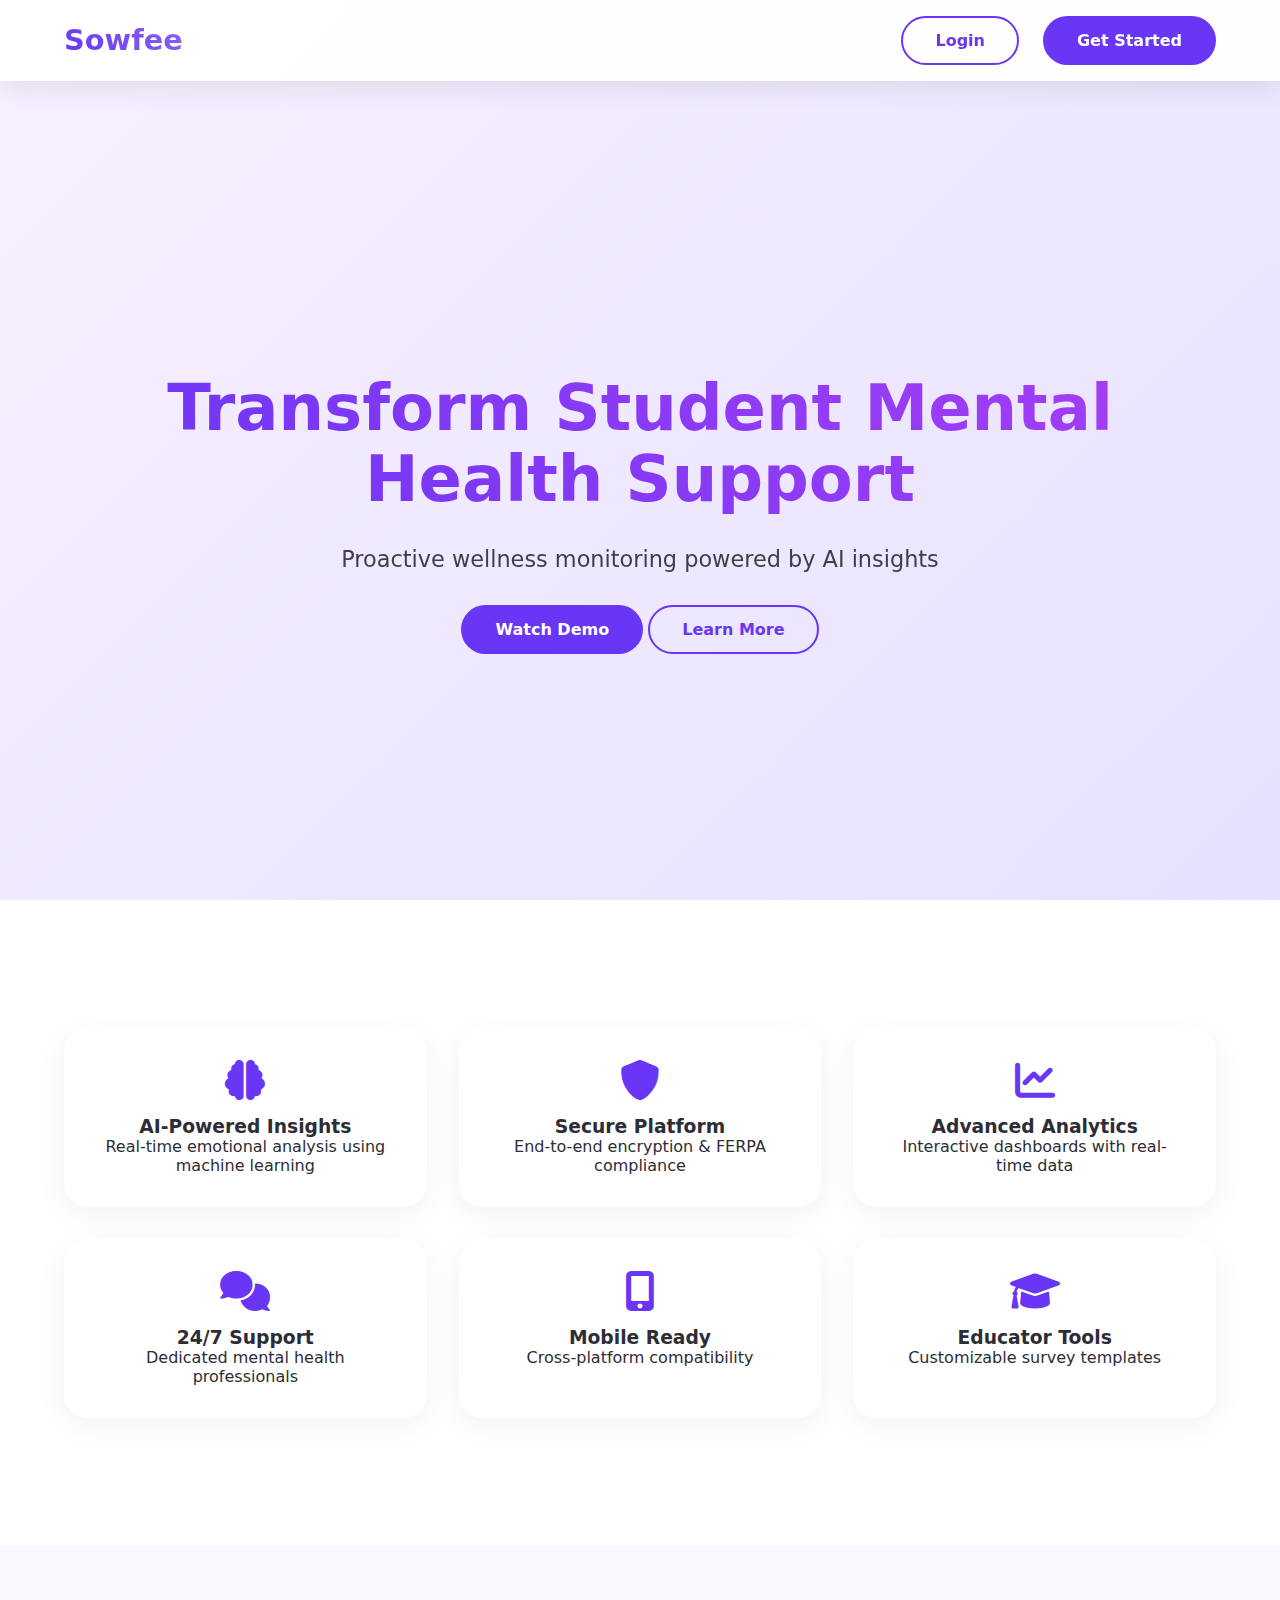
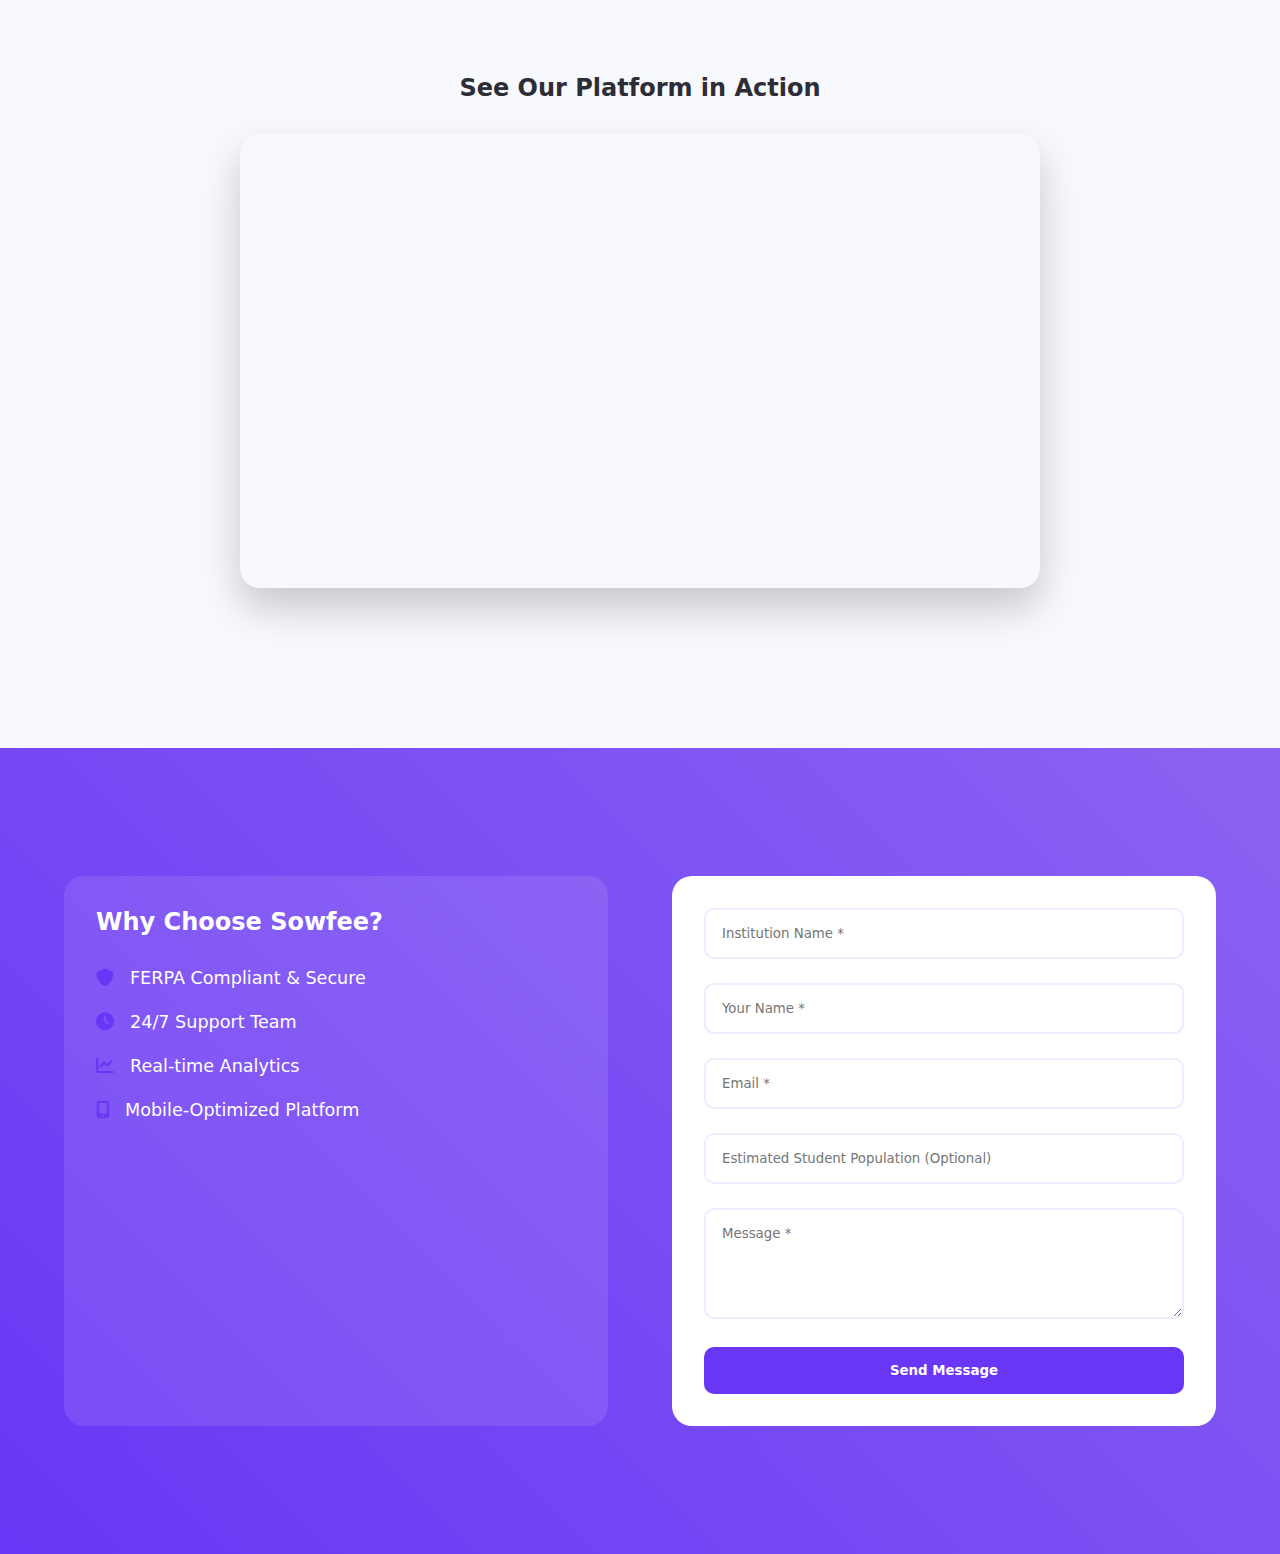
<file: index.html>
<!DOCTYPE html>
<html lang="en">
<head>
    <meta charset="UTF-8">
    <meta name="viewport" content="width=device-width, initial-scale=1.0">
    <title>Sowfee Health - Mental Wellness Platform</title>
    <link rel="stylesheet" href="https://cdnjs.cloudflare.com/ajax/libs/font-awesome/6.0.0/css/all.min.css">
    <style>
        :root {
            --primary: #6936f5;
            --secondary: #f8f9fe;
            --accent: #ff6b6b;
            --text: #2d2d35;
            --glass: rgba(255, 255, 255, 0.95);
        }

        * {
            margin: 0;
            padding: 0;
            box-sizing: border-box;
            font-family: 'Inter', system-ui, -apple-system, sans-serif;
        }

        body {
            background: var(--secondary);
            color: var(--text);
            overflow-x: hidden;
        }

        /* Header */
        header {
            position: fixed;
            width: 100%;
            padding: 1rem 5%;
            background: var(--glass);
            backdrop-filter: blur(12px);
            z-index: 1000;
            display: flex;
            justify-content: space-between;
            align-items: center;
            box-shadow: 0 4px 30px rgba(0, 0, 0, 0.1);
        }

        .logo {
            font-size: 1.8rem;
            font-weight: 800;
            background: linear-gradient(45deg, var(--primary), #8a63f2);
            -webkit-background-clip: text;
            background-clip: text;
            color: transparent;
        }

        .nav-auth {
            display: flex;
            gap: 1.5rem;
            align-items: center;
        }

        .cta-button {
            background: var(--primary);
            color: white;
            padding: 0.8rem 2rem;
            border-radius: 2rem;
            text-decoration: none;
            font-weight: 600;
            transition: transform 0.3s, box-shadow 0.3s;
            border: 2px solid transparent;
        }

        .cta-button.outline {
            background: transparent;
            color: var(--primary);
            border-color: var(--primary);
        }

        /* Hero Section */
        .hero {
            padding: 15rem 5% 8rem;
            min-height: 100vh;
            display: flex;
            align-items: center;
            background: linear-gradient(135deg, #f8f0ff 0%, #e6e1ff 100%);
            position: relative;
            overflow: hidden;
        }

        .hero-content {
            max-width: 1200px;
            margin: 0 auto;
            text-align: center;
        }

        .hero h1 {
            font-size: 4rem;
            line-height: 1.1;
            margin-bottom: 2rem;
            background: linear-gradient(45deg, #6936f5, #a83ef5);
            -webkit-background-clip: text;
            background-clip: text;
            color: transparent;
            animation: slideUp 1s ease;
        }

        .hero p {
            font-size: 1.4rem;
            margin-bottom: 3rem;
            color: var(--text);
            opacity: 0.9;
        }

        /* Features Section */
        .features {
            padding: 8rem 5%;
            background: white;
        }

        .features-grid {
            display: grid;
            grid-template-columns: repeat(auto-fit, minmax(300px, 1fr));
            gap: 2rem;
            max-width: 1200px;
            margin: 0 auto;
        }

        .feature-card {
            padding: 2rem;
            background: white;
            border-radius: 1.5rem;
            box-shadow: 0 8px 32px rgba(0, 0, 0, 0.05);
            transition: transform 0.3s;
            text-align: center;
        }

        .feature-card:hover {
            transform: translateY(-10px);
        }

        .feature-icon {
            font-size: 2.5rem;
            color: var(--primary);
            margin-bottom: 1rem;
        }

        /* Demo Section */
        #demo {
            padding: 8rem 5%;
            text-align: center;
            background: var(--secondary);
        }

        .video-container {
            width: 100%;
            max-width: 800px;
            margin: 2rem auto;
            border-radius: 20px;
            overflow: hidden;
            box-shadow: 0 20px 40px rgba(0,0,0,0.2);
        }

        /* Contact Section */
        .contact-section {
            padding: 8rem 5%;
            background: linear-gradient(45deg, var(--primary), #8a63f2);
            color: white;
        }

        .contact-grid {
            display: grid;
            grid-template-columns: 1fr 1fr;
            gap: 4rem;
            max-width: 1200px;
            margin: 0 auto;
        }

        .contact-info {
            padding: 2rem;
            background: rgba(255,255,255,0.1);
            border-radius: 20px;
        }

        .benefits-list {
            list-style: none;
            margin-top: 2rem;
        }

        .benefits-list li {
            display: flex;
            align-items: center;
            gap: 1rem;
            margin-bottom: 1.5rem;
            font-size: 1.1rem;
        }

        .contact-form {
            background: white;
            padding: 2rem;
            border-radius: 20px;
            color: var(--text);
        }

        .form-group {
            margin-bottom: 1.5rem;
        }

        input, textarea {
            width: 100%;
            padding: 1rem;
            border: 2px solid rgba(105, 54, 245, 0.1);
            border-radius: 10px;
            background: white;
            color: var(--text);
        }

        button[type="submit"] {
            background: var(--primary);
            color: white;
            padding: 1rem 2rem;
            border: none;
            border-radius: 10px;
            cursor: pointer;
            width: 100%;
            font-weight: 600;
            transition: all 0.3s ease;
        }

        /* Animations */
        @keyframes slideUp {
            from {
                transform: translateY(50px);
                opacity: 0;
            }
            to {
                transform: translateY(0);
                opacity: 1;
            }
        }

        /* Mobile Responsive */
        @media (max-width: 768px) {
            header {
                padding: 1rem;
            }
            
            .nav-auth {
                gap: 0.8rem;
            }
            
            .cta-button {
                padding: 0.6rem 1.2rem;
                font-size: 0.9rem;
            }
            
            .hero h1 {
                font-size: 2.5rem;
            }
            
            .contact-grid {
                grid-template-columns: 1fr;
            }
            
            .features-grid {
                grid-template-columns: 1fr;
            }
        }
    </style>
</head>
<body>
    <header>
        <div class="logo">Sowfee</div>
        <nav class="nav-auth">
            <a href="#login" class="cta-button outline">Login</a>
            <a href="#signup" class="cta-button">Get Started</a>
        </nav>
    </header>

    <section class="hero">
        <div class="hero-content">
            <h1>Transform Student Mental Health Support</h1>
            <p class="subheading">Proactive wellness monitoring powered by AI insights</p>
            <div class="cta-group">
                <a href="#demo" class="cta-button">Watch Demo</a>
                <a href="#contact" class="cta-button outline">Learn More</a>
            </div>
        </div>
    </section>

    <section class="features">
        <div class="features-grid">
            <div class="feature-card">
                <i class="fas fa-brain feature-icon"></i>
                <h3>AI-Powered Insights</h3>
                <p>Real-time emotional analysis using machine learning</p>
            </div>
            <div class="feature-card">
                <i class="fas fa-shield-alt feature-icon"></i>
                <h3>Secure Platform</h3>
                <p>End-to-end encryption & FERPA compliance</p>
            </div>
            <div class="feature-card">
                <i class="fas fa-chart-line feature-icon"></i>
                <h3>Advanced Analytics</h3>
                <p>Interactive dashboards with real-time data</p>
            </div>
            <div class="feature-card">
                <i class="fas fa-comments feature-icon"></i>
                <h3>24/7 Support</h3>
                <p>Dedicated mental health professionals</p>
            </div>
            <div class="feature-card">
                <i class="fas fa-mobile-alt feature-icon"></i>
                <h3>Mobile Ready</h3>
                <p>Cross-platform compatibility</p>
            </div>
            <div class="feature-card">
                <i class="fas fa-graduation-cap feature-icon"></i>
                <h3>Educator Tools</h3>
                <p>Customizable survey templates</p>
            </div>
        </div>
    </section>

    <section id="demo">
        <h2>See Our Platform in Action</h2>
        <div class="video-container">
            <iframe width="100%" height="450" src="https://www.youtube.com/embed/your-video-id" 
                    frameborder="0" allow="accelerometer; autoplay; clipboard-write; encrypted-media; gyroscope; picture-in-picture" 
                    allowfullscreen></iframe>
        </div>
    </section>

    <section class="contact-section">
        <div class="contact-grid">
            <div class="contact-info">
                <h2>Why Choose Sowfee?</h2>
                <ul class="benefits-list">
                    <li>
                        <i class="fas fa-shield-alt" style="color: var(--primary);"></i>
                        <span>FERPA Compliant & Secure</span>
                    </li>
                    <li>
                        <i class="fas fa-clock" style="color: var(--primary);"></i>
                        <span>24/7 Support Team</span>
                    </li>
                    <li>
                        <i class="fas fa-chart-line" style="color: var(--primary);"></i>
                        <span>Real-time Analytics</span>
                    </li>
                    <li>
                        <i class="fas fa-mobile-alt" style="color: var(--primary);"></i>
                        <span>Mobile-Optimized Platform</span>
                    </li>
                </ul>
            </div>
            <form class="contact-form">
                <div class="form-group">
                    <input type="text" placeholder="Institution Name *" required>
                </div>
                <div class="form-group">
                    <input type="text" placeholder="Your Name *" required>
                </div>
                <div class="form-group">
                    <input type="email" placeholder="Email *" required>
                </div>
                <div class="form-group">
                    <input type="number" placeholder="Estimated Student Population (Optional)">
                </div>
                <div class="form-group">
                    <textarea rows="5" placeholder="Message *" required></textarea>
                </div>
                <button type="submit">Send Message</button>
            </form>
        </div>
    </section>

    <script>
        // Smooth Scroll to Demo
        document.querySelectorAll('a[href="#demo"]').forEach(anchor => {
            anchor.addEventListener('click', function(e) {
                e.preventDefault();
                const demoSection = document.querySelector('#demo');
                const headerOffset = 100;
                const elementPosition = demoSection.getBoundingClientRect().top;
                const offsetPosition = elementPosition + window.pageYOffset - headerOffset;

                window.scrollTo({
                    top: offsetPosition,
                    behavior: 'smooth'
                });
            });
        });

        // Form Handling
        const form = document.querySelector('.contact-form');
        form.addEventListener('submit', (e) => {
            e.preventDefault();
            alert('Thank you for your message! We will respond within 24 hours.');
            form.reset();
        });
    </script>
</body>
</html>
</file>
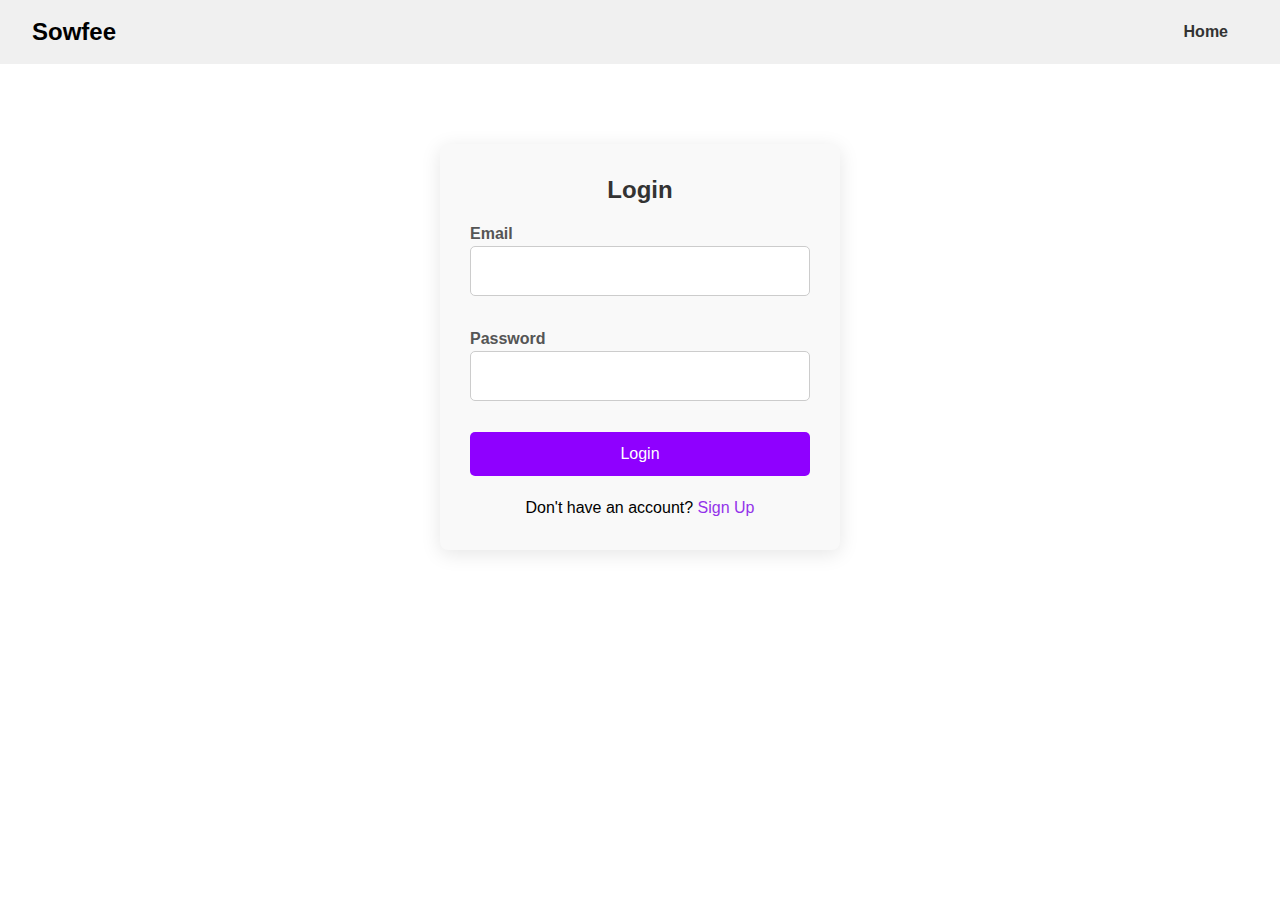
<file: auth.html>
<!DOCTYPE html>
<html lang="en">
<head>
    <meta charset="UTF-8">
    <meta name="viewport" content="width=device-width, initial-scale=1.0">
    <title>Sowfee - Login / Sign Up</title>
    <link href="styles.css" rel="stylesheet">
    <style>
        body {
            background-color: #ffffff;
            font-family: 'Arial', sans-serif;
            scroll-behavior: smooth;
            margin: 0;
        }
        .header-container {
            display: flex;
            justify-content: space-between;
            align-items: center;
            padding: 1rem 2rem;
            background-color: #f0f0f0;
            position: fixed;
            width: 100%;
            z-index: 10;
        }
        nav {
            display: flex;
            justify-content: center;
        }
        nav a {
            margin: 0 20px;
            color: #333;
            text-decoration: none;
            font-weight: bold;
        }
        .auth-button {
            background-color: #8F00FF;
            color: white;
            padding: 10px 15px;
            border: none;
            border-radius: 5px;
            cursor: pointer;
            transition: background-color 0.3s;
        }
        .auth-button:hover {
            background-color: #7000CC;
        }
        .form-container {
            max-width: 400px;
            margin: 1rem auto;
            padding: 30px;
            background-color: #f9f9f9;
            border-radius: 8px;
            box-shadow: 0 4px 20px rgba(0, 0, 0, 0.1);
            margin-top: 100px;
        }
        h2 {
            text-align: center;
            color: #333;
            margin-bottom: 20px;
        }
        label {
            font-weight: bold;
            color: #555;
        }
        input, select {
            padding: 12px;
            border: 1px solid #ccc;
            border-radius: 5px;
            width: 100%;
            margin-bottom: 15px;
            transition: border-color 0.3s;
        }
        input:focus, select:focus {
            border-color: #8F00FF;
            outline: none;
        }
        .footer-text {
            text-align: center;
            margin-top: 20px;
        }
        .tab {
            display: none;
        }
        .tab.active {
            display: block;
        }
        .tab-links {
            text-align: center;
            margin-bottom: 20px;
        }
        .tab-link {
            margin: 0 10px;
            padding: 10px 15px;
            background-color: #8F00FF;
            color: white;
            border: none;
            border-radius: 5px;
            cursor: pointer;
            transition: background-color 0.3s;
        }
        .tab-link:hover {
            background-color: #7000CC;
        }
        .small-note {
            font-size: 0.9rem;
            color: #777;
            margin-left: 5px;
        }
    </style>
</head>
<body>

    <header class="header-container">
        <h1 class="text-2xl font-bold">Sowfee</h1>
        <nav>
            <a href="index.html">Home</a>
        </nav>
    </header>

    <div class="tab-links">
        <button class="tab-link" onclick="showTab('login')">Login</button>
        <button class="tab-link" onclick="showTab('signup')">Sign Up</button>
    </div>

    <div class="form-container">
        <!-- Login Form -->
        <div id="login" class="tab active">
            <h2 class="text-2xl font-bold mb-4">Login</h2>
            <form>
                <div class="mb-4">
                    <label for="login-email" class="block">Email</label>
                    <input type="email" id="login-email" required>
                </div>
                <div class="mb-4">
                    <label for="login-password" class="block">Password</label>
                    <input type="password" id="login-password" required>
                </div>
                <button type="submit" class="auth-button w-full">Login</button>
                <p class="footer-text">Don't have an account? <a href="#" class="text-purple-600" onclick="showTab('signup')">Sign Up</a></p>
            </form>
        </div>

        <!-- Sign Up Form -->
        <div id="signup" class="tab">
            <h2 class="text-2xl font-bold mb-4">Sign Up</h2>
            <form>
                <div class="mb-4">
                    <label for="signup-name" class="block">Name</label>
                    <input type="text" id="signup-name" required>
                </div>
                <div class="mb-4">
                    <label for="signup-email" class="block">Email <span class="small-note">(Use your institution's email)</span></label>
                    <input type="email" id="signup-email" required>
                </div>
                <div class="mb-4">
                    <label for="university" class="block">University</label>
                    <input type="text" id="university" placeholder="Enter your university" required>
                </div>
                <div class="mb-4">
                    <label for="signup-password" class="block">Password</label>
                    <input type="password" id="signup-password" required>
                </div>
                <button type="submit" class="auth-button w-full">Sign Up</button>
                <p class="footer-text">Already have an account? <a href="#" class="text-purple-600" onclick="showTab('login')">Login</a></p>
            </form>
        </div>
    </div>

    <script>
        function showTab(tabName) {
            const tabs = document.querySelectorAll('.tab');
            tabs.forEach(tab => {
                tab.classList.remove('active');
            });
            document.getElementById(tabName).classList.add('active');
        }
    </script>

</body>
</html>
</file>
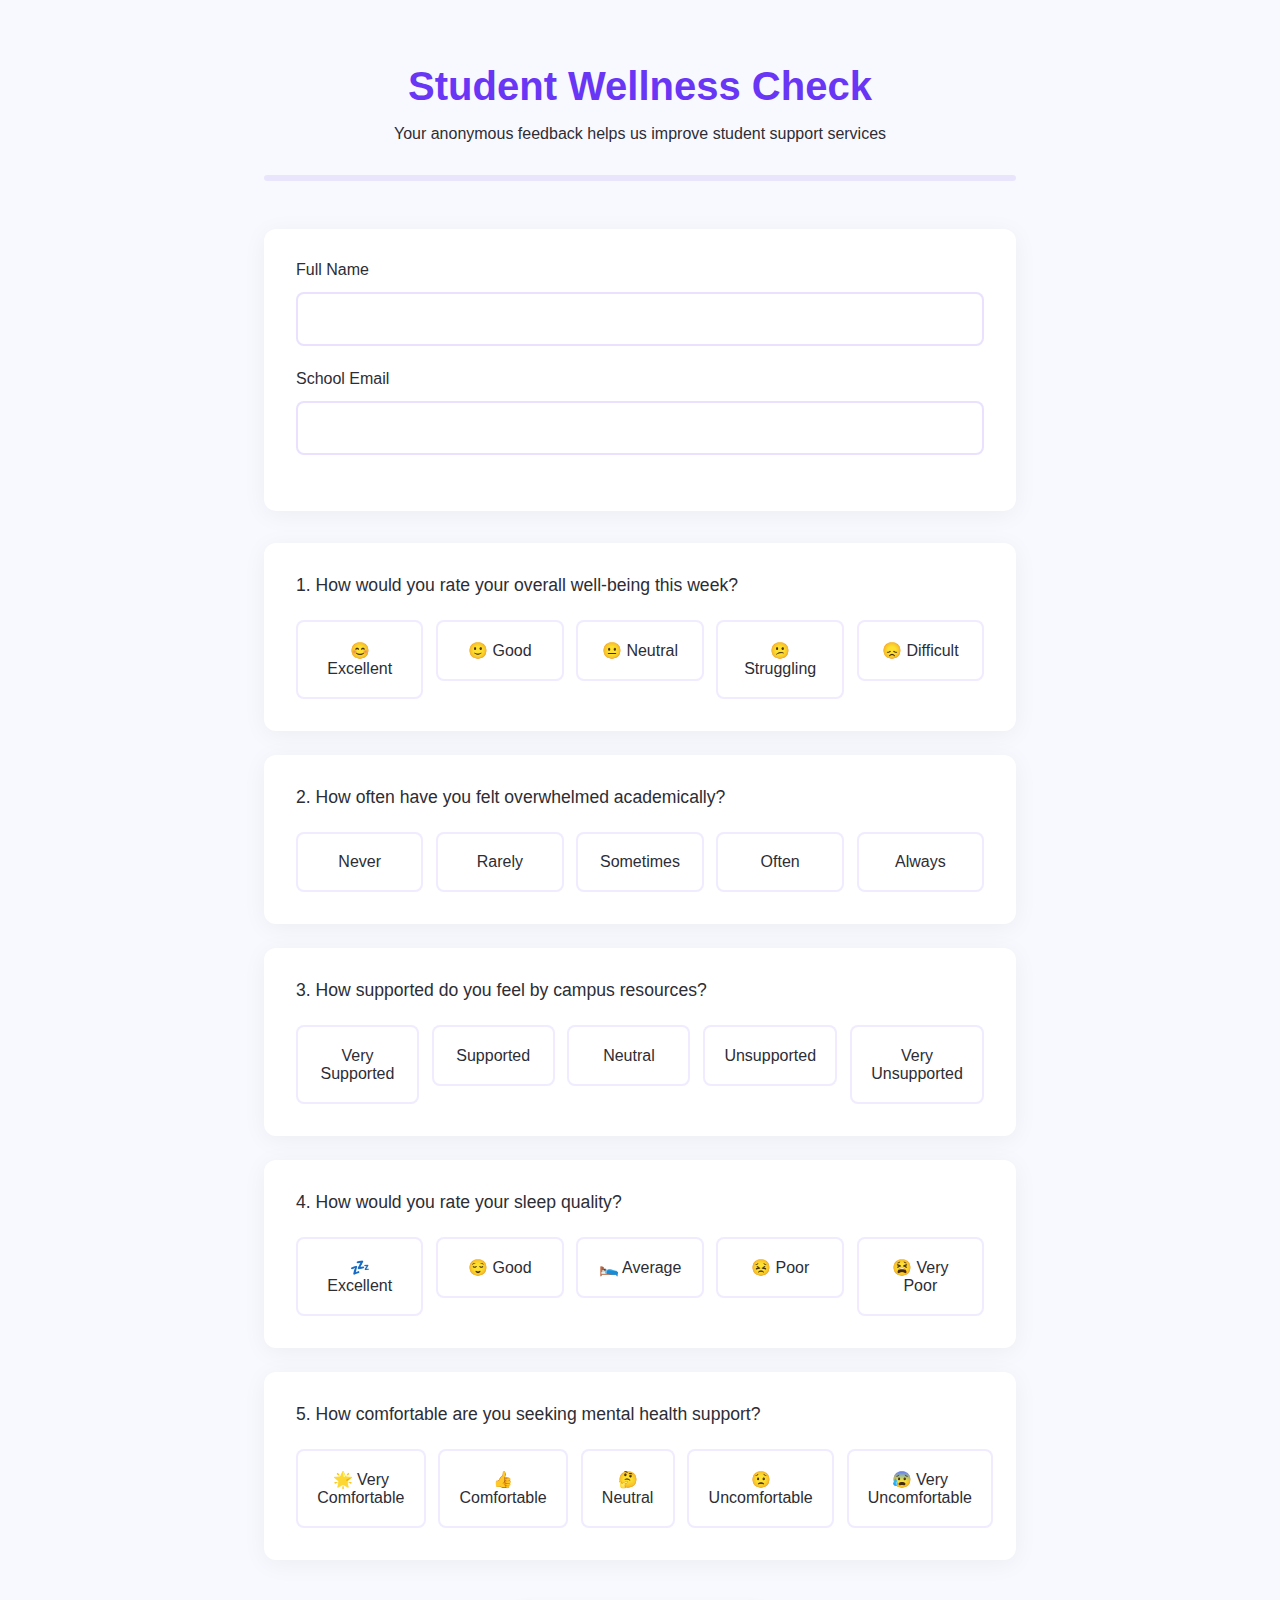
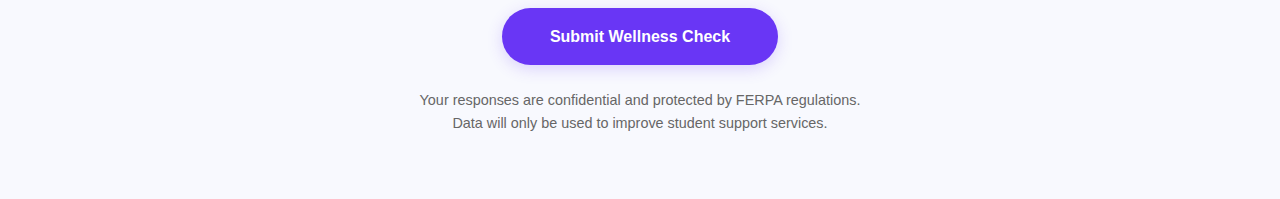
<file: survey.html>
<!DOCTYPE html>
<html lang="en">
<head>
    <meta charset="UTF-8">
    <meta name="viewport" content="width=device-width, initial-scale=1.0">
    <title>Sowfee Health - Student Wellness Survey</title>
    <style>
        :root {
            --primary: #6936f5;
            --secondary: #f8f9fe;
            --accent: #ff6b6b;
            --text: #2d2d35;
            --radius: 12px;
        }

        * {
            margin: 0;
            padding: 0;
            box-sizing: border-box;
            font-family: 'Inter', sans-serif;
        }

        body {
            background: var(--secondary);
            color: var(--text);
            min-height: 100vh;
        }

        .survey-container {
            max-width: 800px;
            margin: 0 auto;
            padding: 4rem 1.5rem;
        }

        .survey-header {
            text-align: center;
            margin-bottom: 3rem;
            animation: fadeIn 0.6s ease;
        }

        .survey-header h1 {
            color: var(--primary);
            margin-bottom: 1rem;
            font-size: 2.5rem;
        }

        .survey-progress {
            height: 6px;
            background: rgba(105, 54, 245, 0.1);
            margin: 2rem 0;
            border-radius: 3px;
            overflow: hidden;
        }

        .survey-progress-bar {
            height: 100%;
            width: 0;
            background: linear-gradient(90deg, var(--primary), #8a63f2);
            transition: width 0.4s cubic-bezier(0.4, 0, 0.2, 1);
        }

        .student-info {
            background: white;
            padding: 2rem;
            border-radius: var(--radius);
            margin-bottom: 2rem;
            box-shadow: 0 4px 24px rgba(0,0,0,0.05);
            animation: slideUp 0.6s ease;
        }

        .info-field {
            margin-bottom: 1.5rem;
        }

        .info-field label {
            display: block;
            margin-bottom: 0.8rem;
            font-weight: 500;
            color: var(--text);
        }

        .info-field input {
            width: 100%;
            padding: 1rem;
            border: 2px solid rgba(105, 54, 245, 0.15);
            border-radius: 8px;
            font-size: 1rem;
            transition: all 0.3s ease;
        }

        .info-field input:focus {
            border-color: var(--primary);
            box-shadow: 0 0 0 4px rgba(105, 54, 245, 0.1);
            outline: none;
        }

        .question-group {
            background: white;
            padding: 2rem;
            border-radius: var(--radius);
            margin-bottom: 1.5rem;
            box-shadow: 0 4px 24px rgba(0,0,0,0.05);
            animation: slideUp 0.6s ease;
        }

        .question-text {
            font-size: 1.1rem;
            margin-bottom: 1.5rem;
            font-weight: 500;
            color: var(--text);
        }

        .likert-scale {
            display: grid;
            grid-template-columns: repeat(5, 1fr);
            gap: 0.8rem;
        }

        .likert-option {
            text-align: center;
            padding: 1.2rem;
            border: 2px solid rgba(105, 54, 245, 0.1);
            border-radius: 8px;
            cursor: pointer;
            transition: all 0.2s ease;
            background: white;
            position: relative;
        }

        .likert-option:hover {
            transform: translateY(-2px);
            border-color: var(--primary);
        }

        input[type="radio"]:checked + .likert-option {
            border-color: var(--primary);
            background: rgba(105, 54, 245, 0.05);
            box-shadow: 0 4px 12px rgba(105, 54, 245, 0.1);
        }

        input[type="radio"] {
            display: none;
        }

        .submit-btn {
            background: var(--primary);
            color: white;
            padding: 1.2rem 3rem;
            border: none;
            border-radius: 2rem;
            font-size: 1rem;
            font-weight: 600;
            cursor: pointer;
            display: block;
            margin: 3rem auto 0;
            transition: all 0.3s ease;
            box-shadow: 0 4px 16px rgba(105, 54, 245, 0.2);
        }

        .submit-btn:hover {
            transform: translateY(-2px);
            box-shadow: 0 6px 20px rgba(105, 54, 245, 0.3);
        }

        .privacy-note {
            font-size: 0.9rem;
            color: #666;
            margin-top: 1.5rem;
            text-align: center;
            line-height: 1.6;
        }

        @keyframes fadeIn {
            from { opacity: 0; }
            to { opacity: 1; }
        }

        @keyframes slideUp {
            from {
                opacity: 0;
                transform: translateY(20px);
            }
            to {
                opacity: 1;
                transform: translateY(0);
            }
        }

        @media (max-width: 768px) {
            .survey-container {
                padding: 2rem 1rem;
            }
            
            .likert-scale {
                grid-template-columns: 1fr;
            }
            
            .likert-option {
                padding: 1rem;
            }
            
            .survey-header h1 {
                font-size: 2rem;
            }
        }
    </style>
</head>
<body>
    <div class="survey-container">
        <div class="survey-header">
            <h1>Student Wellness Check</h1>
            <p>Your anonymous feedback helps us improve student support services</p>
            <div class="survey-progress">
                <div class="survey-progress-bar"></div>
            </div>
        </div>

        <form id="wellnessSurvey">
            <!-- Student Information -->
            <div class="student-info">
                <div class="info-field">
                    <label>Full Name</label>
                    <input type="text" name="student_name" required 
                           pattern="[A-Za-z ]+" 
                           title="Please enter your full name">
                </div>
                
                <div class="info-field">
                    <label>School Email</label>
                    <input type="email" name="school_email" required
                           pattern="^[a-zA-Z0-9._%+-]+@[a-zA-Z0-9.-]+\.edu$"
                           title="Please enter a valid .edu email address">
                </div>
            </div>

            <!-- Survey Questions -->
            <div class="question-group">
                <div class="question-text">
                    1. How would you rate your overall well-being this week?
                </div>
                <div class="likert-scale">
                    <label>
                        <input type="radio" name="q1" value="5" required>
                        <div class="likert-option">😊 Excellent</div>
                    </label>
                    <label>
                        <input type="radio" name="q1" value="4">
                        <div class="likert-option">🙂 Good</div>
                    </label>
                    <label>
                        <input type="radio" name="q1" value="3">
                        <div class="likert-option">😐 Neutral</div>
                    </label>
                    <label>
                        <input type="radio" name="q1" value="2">
                        <div class="likert-option">😕 Struggling</div>
                    </label>
                    <label>
                        <input type="radio" name="q1" value="1">
                        <div class="likert-option">😞 Difficult</div>
                    </label>
                </div>
            </div>

            <!-- Repeat similar structure for questions 2-5 -->
            <!-- Question 2 -->
            <div class="question-group">
                <div class="question-text">
                    2. How often have you felt overwhelmed academically?
                </div>
                <div class="likert-scale">
                    <label>
                        <input type="radio" name="q2" value="1" required>
                        <div class="likert-option">Never</div>
                    </label>
                    <label>
                        <input type="radio" name="q2" value="2">
                        <div class="likert-option">Rarely</div>
                    </label>
                    <label>
                        <input type="radio" name="q2" value="3">
                        <div class="likert-option">Sometimes</div>
                    </label>
                    <label>
                        <input type="radio" name="q2" value="4">
                        <div class="likert-option">Often</div>
                    </label>
                    <label>
                        <input type="radio" name="q2" value="5">
                        <div class="likert-option">Always</div>
                    </label>
                </div>
            </div>

            <!-- Question 3 -->
            <div class="question-group">
                <div class="question-text">
                    3. How supported do you feel by campus resources?
                </div>
                <div class="likert-scale">
                    <label>
                        <input type="radio" name="q3" value="5" required>
                        <div class="likert-option">Very Supported</div>
                    </label>
                    <label>
                        <input type="radio" name="q3" value="4">
                        <div class="likert-option">Supported</div>
                    </label>
                    <label>
                        <input type="radio" name="q3" value="3">
                        <div class="likert-option">Neutral</div>
                    </label>
                    <label>
                        <input type="radio" name="q3" value="2">
                        <div class="likert-option">Unsupported</div>
                    </label>
                    <label>
                        <input type="radio" name="q3" value="1">
                        <div class="likert-option">Very Unsupported</div>
                    </label>
                </div>
            </div>

            <!-- Question 4 -->
            <div class="question-group">
                <div class="question-text">
                    4. How would you rate your sleep quality?
                </div>
                <div class="likert-scale">
                    <label>
                        <input type="radio" name="q4" value="5" required>
                        <div class="likert-option">💤 Excellent</div>
                    </label>
                    <label>
                        <input type="radio" name="q4" value="4">
                        <div class="likert-option">😌 Good</div>
                    </label>
                    <label>
                        <input type="radio" name="q4" value="3">
                        <div class="likert-option">🛌 Average</div>
                    </label>
                    <label>
                        <input type="radio" name="q4" value="2">
                        <div class="likert-option">😣 Poor</div>
                    </label>
                    <label>
                        <input type="radio" name="q4" value="1">
                        <div class="likert-option">😫 Very Poor</div>
                    </label>
                </div>
            </div>

            <!-- Question 5 -->
            <div class="question-group">
                <div class="question-text">
                    5. How comfortable are you seeking mental health support?
                </div>
                <div class="likert-scale">
                    <label>
                        <input type="radio" name="q5" value="5" required>
                        <div class="likert-option">🌟 Very Comfortable</div>
                    </label>
                    <label>
                        <input type="radio" name="q5" value="4">
                        <div class="likert-option">👍 Comfortable</div>
                    </label>
                    <label>
                        <input type="radio" name="q5" value="3">
                        <div class="likert-option">🤔 Neutral</div>
                    </label>
                    <label>
                        <input type="radio" name="q5" value="2">
                        <div class="likert-option">😟 Uncomfortable</div>
                    </label>
                    <label>
                        <input type="radio" name="q5" value="1">
                        <div class="likert-option">😰 Very Uncomfortable</div>
                    </label>
                </div>
            </div>

            <button type="submit" class="submit-btn">Submit Wellness Check</button>
            <p class="privacy-note">
                Your responses are confidential and protected by FERPA regulations.<br>
                Data will only be used to improve student support services.
            </p>
        </form>
    </div>

    <script>
        const form = document.getElementById('wellnessSurvey');
        const progressBar = document.querySelector('.survey-progress-bar');
        const totalRequired = document.querySelectorAll('[required]').length;

        function updateProgress() {
            const answered = Array.from(form.elements).filter(el => {
                if (el.required) {
                    if (el.type === 'radio') {
                        return document.querySelector(`input[name="${el.name}"]:checked`);
                    }
                    return el.value.trim() !== '';
                }
                return false;
            }).length;

            progressBar.style.width = `${(answered/totalRequired)*100}%`;
        }

        form.addEventListener('input', updateProgress);
        form.addEventListener('change', updateProgress);

        form.addEventListener('submit', (e) => {
            e.preventDefault();
            
            if (!form.checkValidity()) {
                alert('Please complete all required fields');
                return;
            }

            // Add your submission logic here
            const formData = new FormData(form);
            console.log(Object.fromEntries(formData));
            
            // Show confirmation
            form.reset();
            progressBar.style.width = '0%';
            alert('Thank you for your honest responses! Your input makes a difference.');
        });

        // Add input validation for school email
        const emailInput = document.querySelector('input[name="school_email"]');
        emailInput.addEventListener('input', () => {
            const isValid = emailInput.checkValidity();
            emailInput.style.borderColor = isValid ? 
                'rgba(105, 54, 245, 0.15)' : 
                'var(--accent)';
        });
    </script>
</body>
</html>
</file>
<file: styles.css>
*, ::before, ::after {
  --tw-border-spacing-x: 0;
  --tw-border-spacing-y: 0;
  --tw-translate-x: 0;
  --tw-translate-y: 0;
  --tw-rotate: 0;
  --tw-skew-x: 0;
  --tw-skew-y: 0;
  --tw-scale-x: 1;
  --tw-scale-y: 1;
  --tw-pan-x:  ;
  --tw-pan-y:  ;
  --tw-pinch-zoom:  ;
  --tw-scroll-snap-strictness: proximity;
  --tw-gradient-from-position:  ;
  --tw-gradient-via-position:  ;
  --tw-gradient-to-position:  ;
  --tw-ordinal:  ;
  --tw-slashed-zero:  ;
  --tw-numeric-figure:  ;
  --tw-numeric-spacing:  ;
  --tw-numeric-fraction:  ;
  --tw-ring-inset:  ;
  --tw-ring-offset-width: 0px;
  --tw-ring-offset-color: #fff;
  --tw-ring-color: rgb(59 130 246 / 0.5);
  --tw-ring-offset-shadow: 0 0 #0000;
  --tw-ring-shadow: 0 0 #0000;
  --tw-shadow: 0 0 #0000;
  --tw-shadow-colored: 0 0 #0000;
  --tw-blur:  ;
  --tw-brightness:  ;
  --tw-contrast:  ;
  --tw-grayscale:  ;
  --tw-hue-rotate:  ;
  --tw-invert:  ;
  --tw-saturate:  ;
  --tw-sepia:  ;
  --tw-drop-shadow:  ;
  --tw-backdrop-blur:  ;
  --tw-backdrop-brightness:  ;
  --tw-backdrop-contrast:  ;
  --tw-backdrop-grayscale:  ;
  --tw-backdrop-hue-rotate:  ;
  --tw-backdrop-invert:  ;
  --tw-backdrop-opacity:  ;
  --tw-backdrop-saturate:  ;
  --tw-backdrop-sepia:  ;
  --tw-contain-size:  ;
  --tw-contain-layout:  ;
  --tw-contain-paint:  ;
  --tw-contain-style:  ;
}

::backdrop {
  --tw-border-spacing-x: 0;
  --tw-border-spacing-y: 0;
  --tw-translate-x: 0;
  --tw-translate-y: 0;
  --tw-rotate: 0;
  --tw-skew-x: 0;
  --tw-skew-y: 0;
  --tw-scale-x: 1;
  --tw-scale-y: 1;
  --tw-pan-x:  ;
  --tw-pan-y:  ;
  --tw-pinch-zoom:  ;
  --tw-scroll-snap-strictness: proximity;
  --tw-gradient-from-position:  ;
  --tw-gradient-via-position:  ;
  --tw-gradient-to-position:  ;
  --tw-ordinal:  ;
  --tw-slashed-zero:  ;
  --tw-numeric-figure:  ;
  --tw-numeric-spacing:  ;
  --tw-numeric-fraction:  ;
  --tw-ring-inset:  ;
  --tw-ring-offset-width: 0px;
  --tw-ring-offset-color: #fff;
  --tw-ring-color: rgb(59 130 246 / 0.5);
  --tw-ring-offset-shadow: 0 0 #0000;
  --tw-ring-shadow: 0 0 #0000;
  --tw-shadow: 0 0 #0000;
  --tw-shadow-colored: 0 0 #0000;
  --tw-blur:  ;
  --tw-brightness:  ;
  --tw-contrast:  ;
  --tw-grayscale:  ;
  --tw-hue-rotate:  ;
  --tw-invert:  ;
  --tw-saturate:  ;
  --tw-sepia:  ;
  --tw-drop-shadow:  ;
  --tw-backdrop-blur:  ;
  --tw-backdrop-brightness:  ;
  --tw-backdrop-contrast:  ;
  --tw-backdrop-grayscale:  ;
  --tw-backdrop-hue-rotate:  ;
  --tw-backdrop-invert:  ;
  --tw-backdrop-opacity:  ;
  --tw-backdrop-saturate:  ;
  --tw-backdrop-sepia:  ;
  --tw-contain-size:  ;
  --tw-contain-layout:  ;
  --tw-contain-paint:  ;
  --tw-contain-style:  ;
}

/*
! tailwindcss v3.4.14 | MIT License | https://tailwindcss.com
*/

/*
1. Prevent padding and border from affecting element width. (https://github.com/mozdevs/cssremedy/issues/4)
2. Allow adding a border to an element by just adding a border-width. (https://github.com/tailwindcss/tailwindcss/pull/116)
*/

*,
::before,
::after {
  box-sizing: border-box;
  /* 1 */
  border-width: 0;
  /* 2 */
  border-style: solid;
  /* 2 */
  border-color: #e5e7eb;
  /* 2 */
}

::before,
::after {
  --tw-content: '';
}

/*
1. Use a consistent sensible line-height in all browsers.
2. Prevent adjustments of font size after orientation changes in iOS.
3. Use a more readable tab size.
4. Use the user's configured `sans` font-family by default.
5. Use the user's configured `sans` font-feature-settings by default.
6. Use the user's configured `sans` font-variation-settings by default.
7. Disable tap highlights on iOS
*/

html,
:host {
  line-height: 1.5;
  /* 1 */
  -webkit-text-size-adjust: 100%;
  /* 2 */
  -moz-tab-size: 4;
  /* 3 */
  -o-tab-size: 4;
     tab-size: 4;
  /* 3 */
  font-family: ui-sans-serif, system-ui, sans-serif, "Apple Color Emoji", "Segoe UI Emoji", "Segoe UI Symbol", "Noto Color Emoji";
  /* 4 */
  font-feature-settings: normal;
  /* 5 */
  font-variation-settings: normal;
  /* 6 */
  -webkit-tap-highlight-color: transparent;
  /* 7 */
}

/*
1. Remove the margin in all browsers.
2. Inherit line-height from `html` so users can set them as a class directly on the `html` element.
*/

body {
  margin: 0;
  /* 1 */
  line-height: inherit;
  /* 2 */
}

/*
1. Add the correct height in Firefox.
2. Correct the inheritance of border color in Firefox. (https://bugzilla.mozilla.org/show_bug.cgi?id=190655)
3. Ensure horizontal rules are visible by default.
*/

hr {
  height: 0;
  /* 1 */
  color: inherit;
  /* 2 */
  border-top-width: 1px;
  /* 3 */
}

/*
Add the correct text decoration in Chrome, Edge, and Safari.
*/

abbr:where([title]) {
  -webkit-text-decoration: underline dotted;
          text-decoration: underline dotted;
}

/*
Remove the default font size and weight for headings.
*/

h1,
h2,
h3,
h4,
h5,
h6 {
  font-size: inherit;
  font-weight: inherit;
}

/*
Reset links to optimize for opt-in styling instead of opt-out.
*/

a {
  color: inherit;
  text-decoration: inherit;
}

/*
Add the correct font weight in Edge and Safari.
*/

b,
strong {
  font-weight: bolder;
}

/*
1. Use the user's configured `mono` font-family by default.
2. Use the user's configured `mono` font-feature-settings by default.
3. Use the user's configured `mono` font-variation-settings by default.
4. Correct the odd `em` font sizing in all browsers.
*/

code,
kbd,
samp,
pre {
  font-family: ui-monospace, SFMono-Regular, Menlo, Monaco, Consolas, "Liberation Mono", "Courier New", monospace;
  /* 1 */
  font-feature-settings: normal;
  /* 2 */
  font-variation-settings: normal;
  /* 3 */
  font-size: 1em;
  /* 4 */
}

/*
Add the correct font size in all browsers.
*/

small {
  font-size: 80%;
}

/*
Prevent `sub` and `sup` elements from affecting the line height in all browsers.
*/

sub,
sup {
  font-size: 75%;
  line-height: 0;
  position: relative;
  vertical-align: baseline;
}

sub {
  bottom: -0.25em;
}

sup {
  top: -0.5em;
}

/*
1. Remove text indentation from table contents in Chrome and Safari. (https://bugs.chromium.org/p/chromium/issues/detail?id=999088, https://bugs.webkit.org/show_bug.cgi?id=201297)
2. Correct table border color inheritance in all Chrome and Safari. (https://bugs.chromium.org/p/chromium/issues/detail?id=935729, https://bugs.webkit.org/show_bug.cgi?id=195016)
3. Remove gaps between table borders by default.
*/

table {
  text-indent: 0;
  /* 1 */
  border-color: inherit;
  /* 2 */
  border-collapse: collapse;
  /* 3 */
}

/*
1. Change the font styles in all browsers.
2. Remove the margin in Firefox and Safari.
3. Remove default padding in all browsers.
*/

button,
input,
optgroup,
select,
textarea {
  font-family: inherit;
  /* 1 */
  font-feature-settings: inherit;
  /* 1 */
  font-variation-settings: inherit;
  /* 1 */
  font-size: 100%;
  /* 1 */
  font-weight: inherit;
  /* 1 */
  line-height: inherit;
  /* 1 */
  letter-spacing: inherit;
  /* 1 */
  color: inherit;
  /* 1 */
  margin: 0;
  /* 2 */
  padding: 0;
  /* 3 */
}

/*
Remove the inheritance of text transform in Edge and Firefox.
*/

button,
select {
  text-transform: none;
}

/*
1. Correct the inability to style clickable types in iOS and Safari.
2. Remove default button styles.
*/

button,
input:where([type='button']),
input:where([type='reset']),
input:where([type='submit']) {
  -webkit-appearance: button;
  /* 1 */
  background-color: transparent;
  /* 2 */
  background-image: none;
  /* 2 */
}

/*
Use the modern Firefox focus style for all focusable elements.
*/

:-moz-focusring {
  outline: auto;
}

/*
Remove the additional `:invalid` styles in Firefox. (https://github.com/mozilla/gecko-dev/blob/2f9eacd9d3d995c937b4251a5557d95d494c9be1/layout/style/res/forms.css#L728-L737)
*/

:-moz-ui-invalid {
  box-shadow: none;
}

/*
Add the correct vertical alignment in Chrome and Firefox.
*/

progress {
  vertical-align: baseline;
}

/*
Correct the cursor style of increment and decrement buttons in Safari.
*/

::-webkit-inner-spin-button,
::-webkit-outer-spin-button {
  height: auto;
}

/*
1. Correct the odd appearance in Chrome and Safari.
2. Correct the outline style in Safari.
*/

[type='search'] {
  -webkit-appearance: textfield;
  /* 1 */
  outline-offset: -2px;
  /* 2 */
}

/*
Remove the inner padding in Chrome and Safari on macOS.
*/

::-webkit-search-decoration {
  -webkit-appearance: none;
}

/*
1. Correct the inability to style clickable types in iOS and Safari.
2. Change font properties to `inherit` in Safari.
*/

::-webkit-file-upload-button {
  -webkit-appearance: button;
  /* 1 */
  font: inherit;
  /* 2 */
}

/*
Add the correct display in Chrome and Safari.
*/

summary {
  display: list-item;
}

/*
Removes the default spacing and border for appropriate elements.
*/

blockquote,
dl,
dd,
h1,
h2,
h3,
h4,
h5,
h6,
hr,
figure,
p,
pre {
  margin: 0;
}

fieldset {
  margin: 0;
  padding: 0;
}

legend {
  padding: 0;
}

ol,
ul,
menu {
  list-style: none;
  margin: 0;
  padding: 0;
}

/*
Reset default styling for dialogs.
*/

dialog {
  padding: 0;
}

/*
Prevent resizing textareas horizontally by default.
*/

textarea {
  resize: vertical;
}

/*
1. Reset the default placeholder opacity in Firefox. (https://github.com/tailwindlabs/tailwindcss/issues/3300)
2. Set the default placeholder color to the user's configured gray 400 color.
*/

input::-moz-placeholder, textarea::-moz-placeholder {
  opacity: 1;
  /* 1 */
  color: #9ca3af;
  /* 2 */
}

input::placeholder,
textarea::placeholder {
  opacity: 1;
  /* 1 */
  color: #9ca3af;
  /* 2 */
}

/*
Set the default cursor for buttons.
*/

button,
[role="button"] {
  cursor: pointer;
}

/*
Make sure disabled buttons don't get the pointer cursor.
*/

:disabled {
  cursor: default;
}

/*
1. Make replaced elements `display: block` by default. (https://github.com/mozdevs/cssremedy/issues/14)
2. Add `vertical-align: middle` to align replaced elements more sensibly by default. (https://github.com/jensimmons/cssremedy/issues/14#issuecomment-634934210)
   This can trigger a poorly considered lint error in some tools but is included by design.
*/

img,
svg,
video,
canvas,
audio,
iframe,
embed,
object {
  display: block;
  /* 1 */
  vertical-align: middle;
  /* 2 */
}

/*
Constrain images and videos to the parent width and preserve their intrinsic aspect ratio. (https://github.com/mozdevs/cssremedy/issues/14)
*/

img,
video {
  max-width: 100%;
  height: auto;
}

/* Make elements with the HTML hidden attribute stay hidden by default */

[hidden]:where(:not([hidden="until-found"])) {
  display: none;
}

.container {
  width: 100%;
}

@media (min-width: 640px) {
  .container {
    max-width: 640px;
  }
}

@media (min-width: 768px) {
  .container {
    max-width: 768px;
  }
}

@media (min-width: 1024px) {
  .container {
    max-width: 1024px;
  }
}

@media (min-width: 1280px) {
  .container {
    max-width: 1280px;
  }
}

@media (min-width: 1536px) {
  .container {
    max-width: 1536px;
  }
}

.fixed {
  position: fixed;
}

.mx-auto {
  margin-left: auto;
  margin-right: auto;
}

.mb-2 {
  margin-bottom: 0.5rem;
}

.mb-4 {
  margin-bottom: 1rem;
}

.mb-6 {
  margin-bottom: 1.5rem;
}

.ms-auto {
  margin-inline-start: auto;
}

.mt-1 {
  margin-top: 0.25rem;
}

.mt-4 {
  margin-top: 1rem;
}

.mt-6 {
  margin-top: 1.5rem;
}

.block {
  display: block;
}

.flex {
  display: flex;
}

.grid {
  display: grid;
}

.hidden {
  display: none;
}

.h-6 {
  height: 1.5rem;
}

.h-screen {
  height: 100vh;
}

.w-6 {
  width: 1.5rem;
}

.w-64 {
  width: 16rem;
}

.w-full {
  width: 100%;
}

.max-w-2xl {
  max-width: 42rem;
}

.max-w-3xl {
  max-width: 48rem;
}

.max-w-md {
  max-width: 28rem;
}

.flex-1 {
  flex: 1 1 0%;
}

.flex-grow {
  flex-grow: 1;
}

.transform {
  transform: translate(var(--tw-translate-x), var(--tw-translate-y)) rotate(var(--tw-rotate)) skewX(var(--tw-skew-x)) skewY(var(--tw-skew-y)) scaleX(var(--tw-scale-x)) scaleY(var(--tw-scale-y));
}

.list-inside {
  list-style-position: inside;
}

.list-disc {
  list-style-type: disc;
}

.grid-cols-1 {
  grid-template-columns: repeat(1, minmax(0, 1fr));
}

.flex-col {
  flex-direction: column;
}

.items-center {
  align-items: center;
}

.justify-center {
  justify-content: center;
}

.justify-between {
  justify-content: space-between;
}

.gap-6 {
  gap: 1.5rem;
}

.space-x-8 > :not([hidden]) ~ :not([hidden]) {
  --tw-space-x-reverse: 0;
  margin-right: calc(2rem * var(--tw-space-x-reverse));
  margin-left: calc(2rem * calc(1 - var(--tw-space-x-reverse)));
}

.rounded {
  border-radius: 0.25rem;
}

.rounded-lg {
  border-radius: 0.5rem;
}

.border {
  border-width: 1px;
}

.border-gray-300 {
  --tw-border-opacity: 1;
  border-color: rgb(209 213 219 / var(--tw-border-opacity));
}

.bg-gray-100 {
  --tw-bg-opacity: 1;
  background-color: rgb(243 244 246 / var(--tw-bg-opacity));
}

.bg-gray-200 {
  --tw-bg-opacity: 1;
  background-color: rgb(229 231 235 / var(--tw-bg-opacity));
}

.bg-purple-600 {
  --tw-bg-opacity: 1;
  background-color: rgb(147 51 234 / var(--tw-bg-opacity));
}

.bg-white {
  --tw-bg-opacity: 1;
  background-color: rgb(255 255 255 / var(--tw-bg-opacity));
}

.p-2 {
  padding: 0.5rem;
}

.p-4 {
  padding: 1rem;
}

.p-6 {
  padding: 1.5rem;
}

.p-8 {
  padding: 2rem;
}

.px-4 {
  padding-left: 1rem;
  padding-right: 1rem;
}

.px-6 {
  padding-left: 1.5rem;
  padding-right: 1.5rem;
}

.py-2 {
  padding-top: 0.5rem;
  padding-bottom: 0.5rem;
}

.py-3 {
  padding-top: 0.75rem;
  padding-bottom: 0.75rem;
}

.text-left {
  text-align: left;
}

.text-center {
  text-align: center;
}

.font-sans {
  font-family: ui-sans-serif, system-ui, sans-serif, "Apple Color Emoji", "Segoe UI Emoji", "Segoe UI Symbol", "Noto Color Emoji";
}

.text-2xl {
  font-size: 1.5rem;
  line-height: 2rem;
}

.text-4xl {
  font-size: 2.25rem;
  line-height: 2.5rem;
}

.text-lg {
  font-size: 1.125rem;
  line-height: 1.75rem;
}

.text-xl {
  font-size: 1.25rem;
  line-height: 1.75rem;
}

.font-bold {
  font-weight: 700;
}

.font-semibold {
  font-weight: 600;
}

.text-black {
  --tw-text-opacity: 1;
  color: rgb(0 0 0 / var(--tw-text-opacity));
}

.text-gray-700 {
  --tw-text-opacity: 1;
  color: rgb(55 65 81 / var(--tw-text-opacity));
}

.text-purple-600 {
  --tw-text-opacity: 1;
  color: rgb(147 51 234 / var(--tw-text-opacity));
}

.text-white {
  --tw-text-opacity: 1;
  color: rgb(255 255 255 / var(--tw-text-opacity));
}

.shadow {
  --tw-shadow: 0 1px 3px 0 rgb(0 0 0 / 0.1), 0 1px 2px -1px rgb(0 0 0 / 0.1);
  --tw-shadow-colored: 0 1px 3px 0 var(--tw-shadow-color), 0 1px 2px -1px var(--tw-shadow-color);
  box-shadow: var(--tw-ring-offset-shadow, 0 0 #0000), var(--tw-ring-shadow, 0 0 #0000), var(--tw-shadow);
}

.shadow-lg {
  --tw-shadow: 0 10px 15px -3px rgb(0 0 0 / 0.1), 0 4px 6px -4px rgb(0 0 0 / 0.1);
  --tw-shadow-colored: 0 10px 15px -3px var(--tw-shadow-color), 0 4px 6px -4px var(--tw-shadow-color);
  box-shadow: var(--tw-ring-offset-shadow, 0 0 #0000), var(--tw-ring-shadow, 0 0 #0000), var(--tw-shadow);
}

.transition {
  transition-property: color, background-color, border-color, text-decoration-color, fill, stroke, opacity, box-shadow, transform, filter, -webkit-backdrop-filter;
  transition-property: color, background-color, border-color, text-decoration-color, fill, stroke, opacity, box-shadow, transform, filter, backdrop-filter;
  transition-property: color, background-color, border-color, text-decoration-color, fill, stroke, opacity, box-shadow, transform, filter, backdrop-filter, -webkit-backdrop-filter;
  transition-timing-function: cubic-bezier(0.4, 0, 0.2, 1);
  transition-duration: 150ms;
}

.duration-300 {
  transition-duration: 300ms;
}

.hover\:bg-purple-100:hover {
  --tw-bg-opacity: 1;
  background-color: rgb(243 232 255 / var(--tw-bg-opacity));
}

.hover\:bg-purple-700:hover {
  --tw-bg-opacity: 1;
  background-color: rgb(126 34 206 / var(--tw-bg-opacity));
}

.focus\:outline-none:focus {
  outline: 2px solid transparent;
  outline-offset: 2px;
}

@media (min-width: 768px) {
  .md\:block {
    display: block;
  }

  .md\:hidden {
    display: none;
  }

  .md\:grid-cols-2 {
    grid-template-columns: repeat(2, minmax(0, 1fr));
  }
}

@media (min-width: 1024px) {
  .lg\:grid-cols-2 {
    grid-template-columns: repeat(2, minmax(0, 1fr));
  }

  .lg\:grid-cols-3 {
    grid-template-columns: repeat(3, minmax(0, 1fr));
  }
}
</file>
